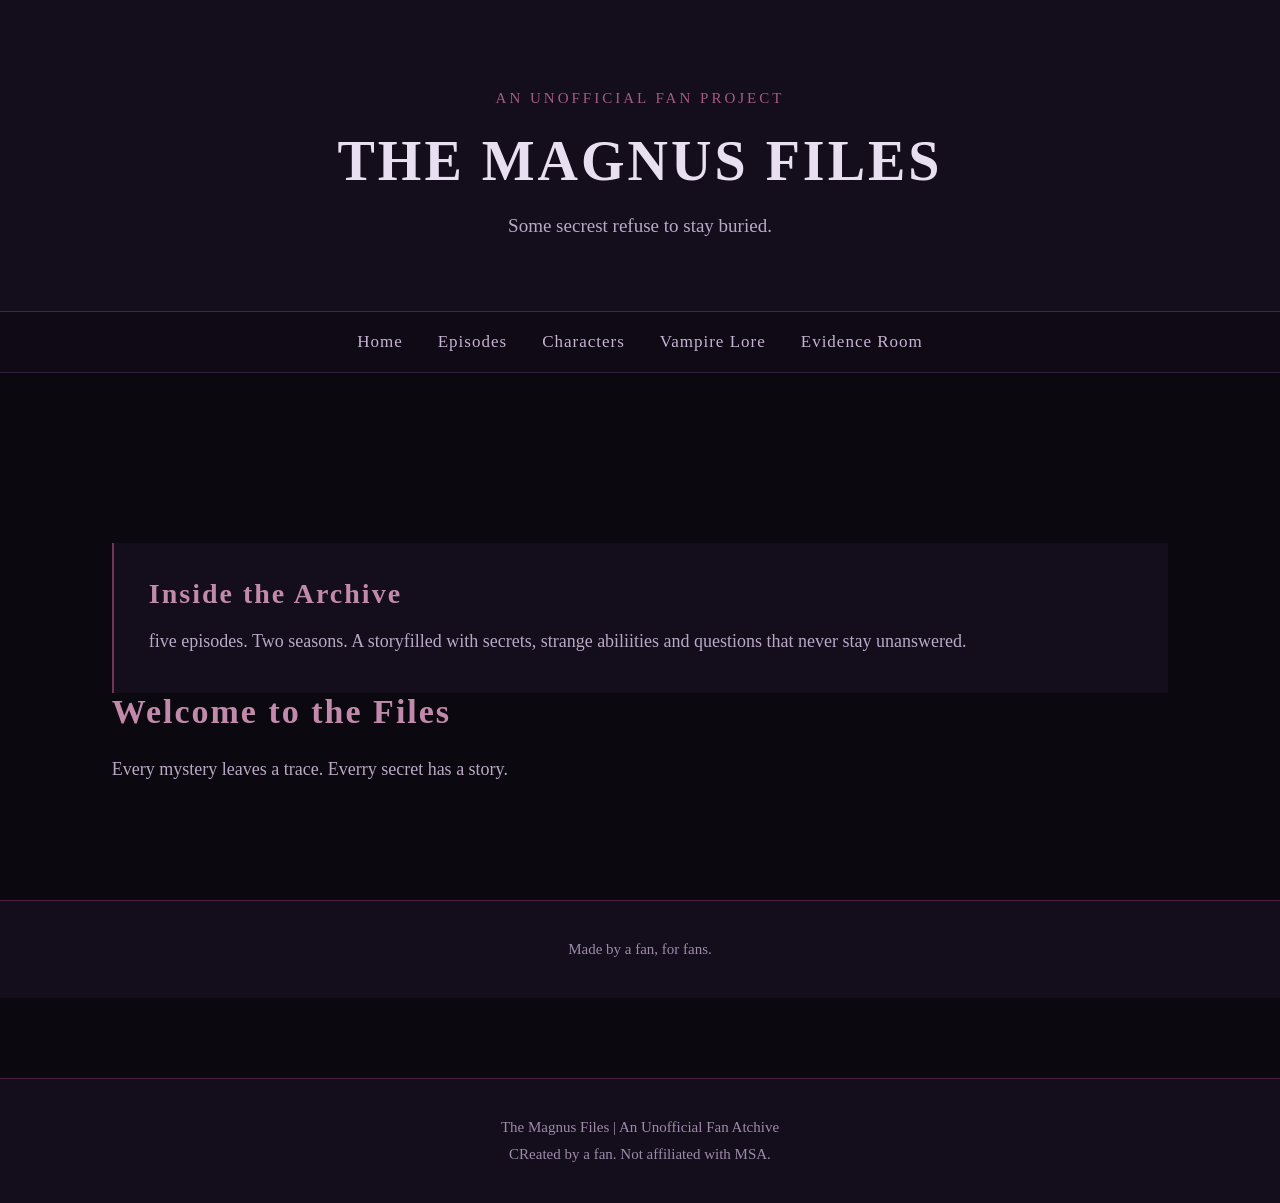
<file: index.html>
<!DOCTYPE html>
<html lang="en">
<head>
    <meta charset="UTF-8">
    <meta name="viewport" content="width=device-width, initial-scale=1.0">
    <title>The Magnus Files</title>
    <link rel="stylesheet" href="style.css">
</head>
<body>
    <header>
<p>AN UNOFFICIAL FAN PROJECT</p>
<h1>THE MAGNUS FILES</h1>
<p>Some secrest refuse to stay buried.</p>
    </header>
    <nav>
        <a href="index.html">Home</a>
        <a href="episodes.html">Episodes</a>
        <a href="characters.html">Characters</a>
        <a href="lore.html">Vampire Lore</a>
        <a href="evidence.html">Evidence Room</a>
    </nav>
    <main> 
        <section>
            <section class="archive-note">
                <h2>Inside the Archive</h2>
                <p> five episodes. Two seasons. A storyfilled with secrets, strange abiliities and questions that never stay unanswered.</p>
            </section>
            <h2>Welcome to the Files</h2>
            <p>Every mystery leaves a trace.
                Everry secret has a story.
            </p>
        </section>
    </main>
    <footer>
        <p>Made by a fan, for fans.</p>
    </footer>
    <footer>
        <p>The Magnus Files | An Unofficial Fan Atchive</p>
        <p>CReated by a fan. Not affiliated with MSA.</p>
    </footer>
</body>
</html>
</file>
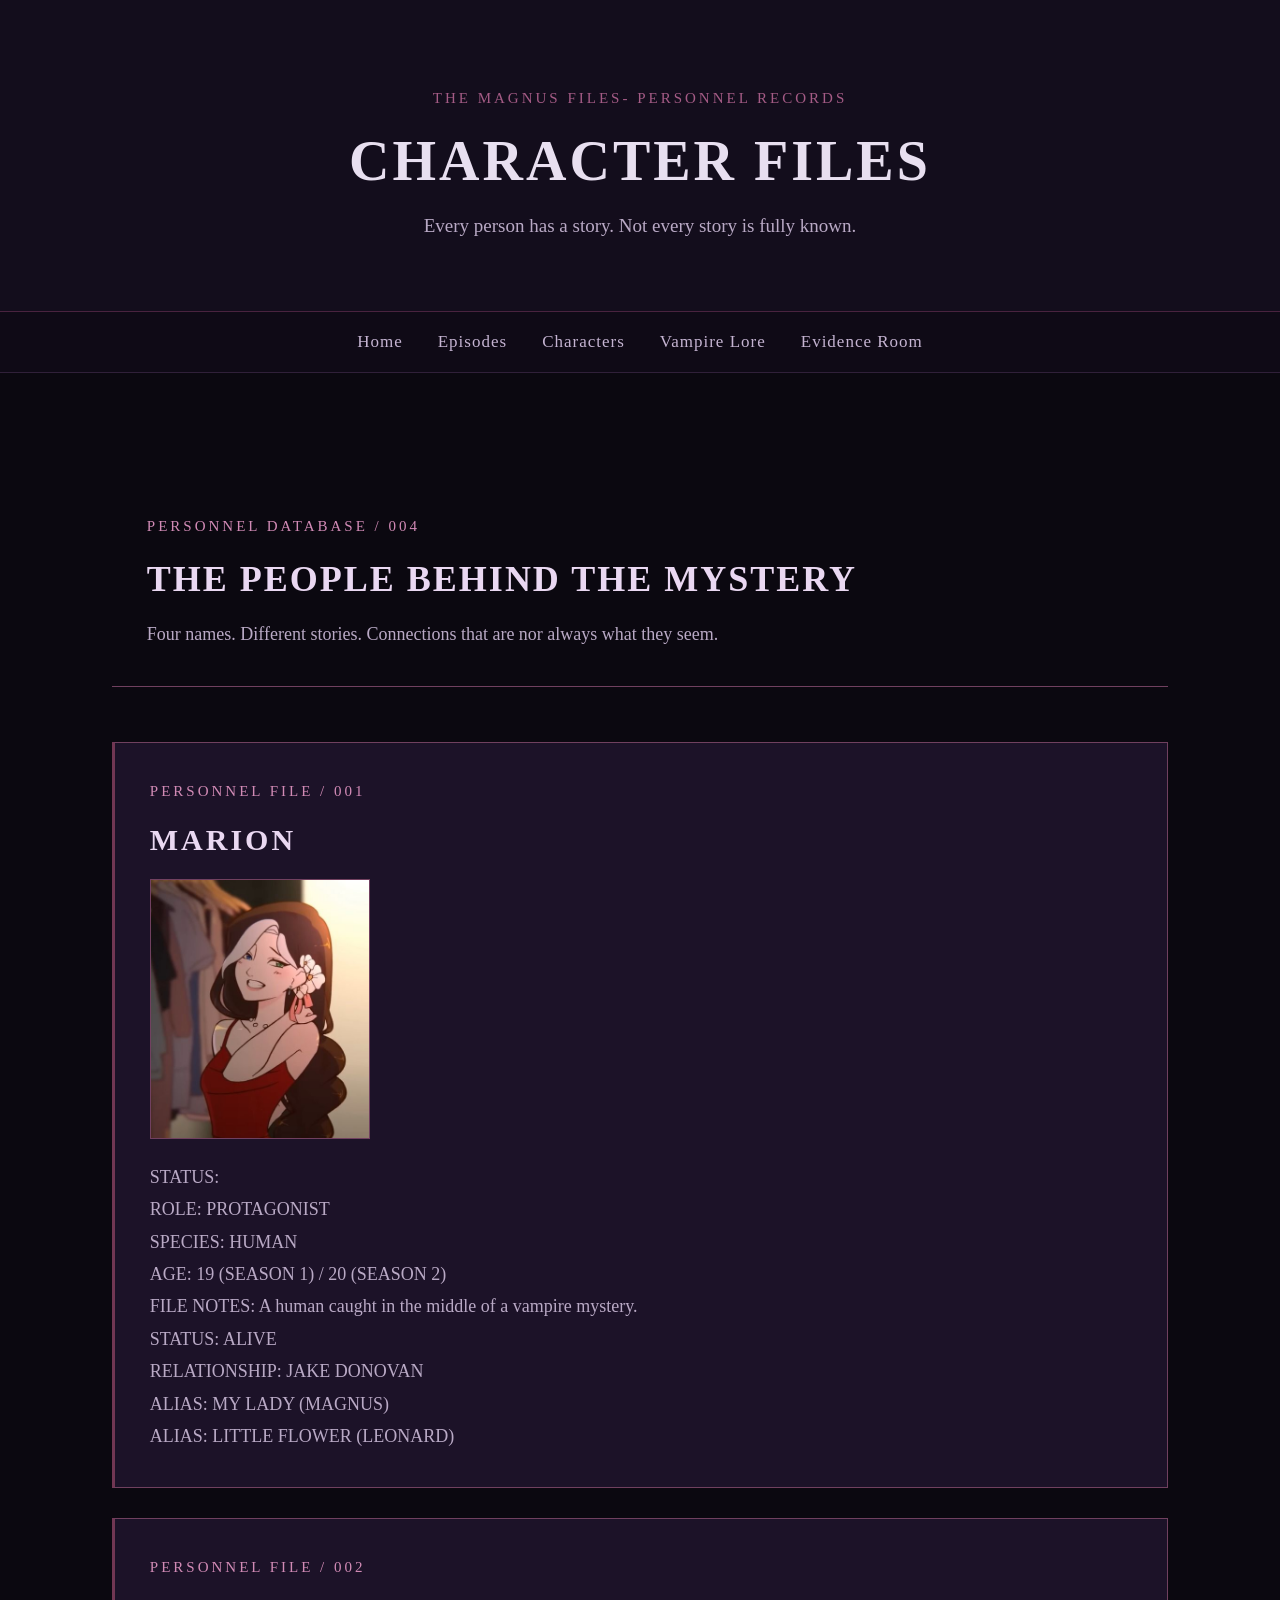
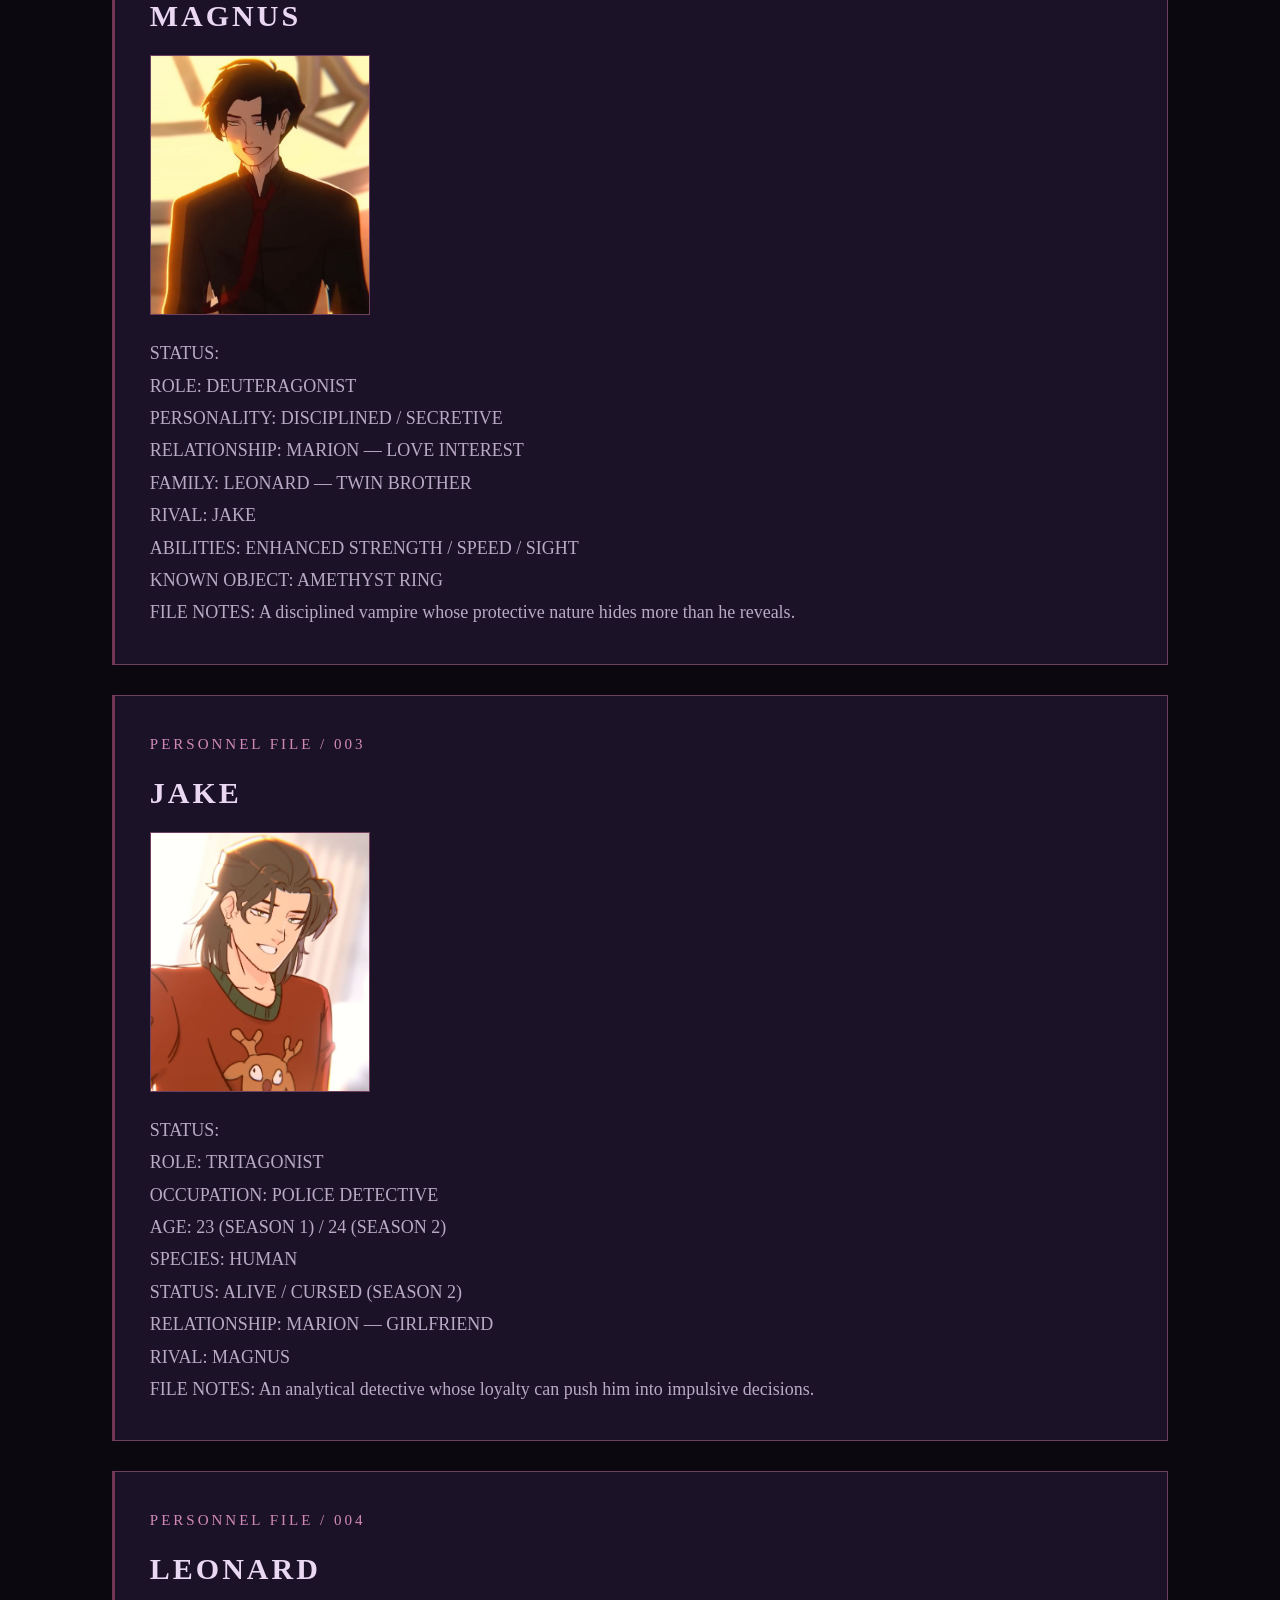
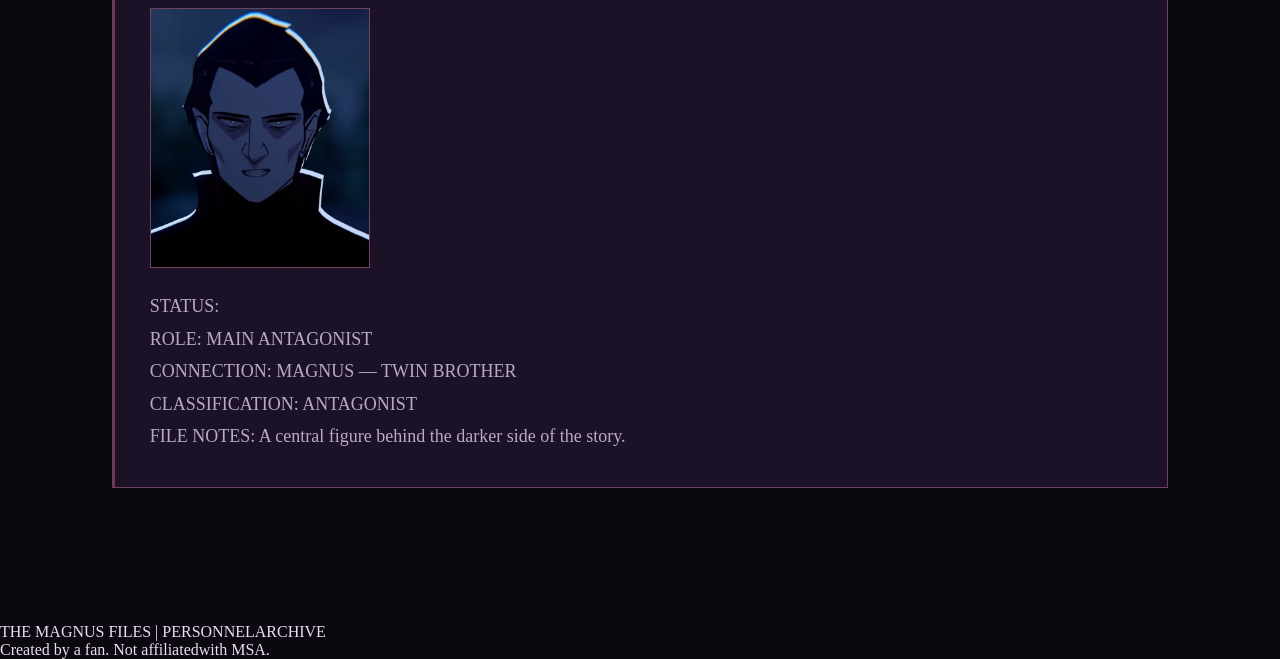
<file: characters.html>
<!DOCTYPE html>
<html lang="en">
<head>
    <meta charset="UTF-8">
    <meta name="viewport" content="width=device-width, initial-scale=1.0">
    <title>Character Files | The Magnus Files</title>
    <link rel="stylesheet" href="style.css">
</head>
<body>
    <header>
        <p>THE MAGNUS FILES- PERSONNEL RECORDS</p>
        <h1>CHARACTER FILES</h1>
        <p>Every person has a story. Not every story is fully known.</p>
    </header>
    <nav>
        <a href="index.html">Home</a>
        <a href="episodes.html">Episodes</a>
        <a href="characters.html">Characters</a>
        <a href="lore.html">Vampire Lore</a>
        <a href="evidence.html">Evidence Room</a>   
     </nav>
     <main>
        <section class="character-intro">
            <p>PERSONNEL DATABASE / 004</p>
            <h2>THE PEOPLE BEHIND THE MYSTERY</h2>
            <p>Four names. Different stories. Connections that are nor always what they seem.</p>
        </section>
        <section class="character-card">
    <p>PERSONNEL FILE / 001</p>
    <h2>MARION</h2>
    <img src="images/marion.jpg" alt="Marion" class="character-image">
    <p>STATUS: <p>ROLE: PROTAGONIST</p>
<p>SPECIES: HUMAN</p>
<p>AGE: 19 (SEASON 1) / 20 (SEASON 2)</p>
<p>FILE NOTES: A human caught in the middle of a vampire mystery.</p>
<p>STATUS: ALIVE</p>
<p>RELATIONSHIP: JAKE DONOVAN</p>
<p>ALIAS: MY LADY (MAGNUS)</p>
<p>ALIAS: LITTLE FLOWER (LEONARD)</p></p>
</section>
<section class="character-card">
    <p>PERSONNEL FILE / 002</p>
    <h2>MAGNUS</h2>
    <img src="images/magnus.jpg" alt="Magnus" class="character-image">
    <p>STATUS: <p>ROLE: DEUTERAGONIST</p>
<p>PERSONALITY: DISCIPLINED / SECRETIVE</p>
<p>RELATIONSHIP: MARION — LOVE INTEREST</p>
<p>FAMILY: LEONARD — TWIN BROTHER</p>
<p>RIVAL: JAKE</p>
<p>ABILITIES: ENHANCED STRENGTH / SPEED / SIGHT</p>
<p>KNOWN OBJECT: AMETHYST RING</p>
<p>FILE NOTES: A disciplined vampire whose protective nature hides more than he reveals.</p></p>
</section>
<section class="character-card">
    <p>PERSONNEL FILE / 003</p>
    <h2>JAKE</h2>
    <img src="images/jake.jpg" alt="Jake Donovan" class="character-image">
    <p>STATUS: <p>ROLE: TRITAGONIST</p>
<p>OCCUPATION: POLICE DETECTIVE</p>
<p>AGE: 23 (SEASON 1) / 24 (SEASON 2)</p>
<p>SPECIES: HUMAN</p>
<p>STATUS: ALIVE / CURSED (SEASON 2)</p>
<p>RELATIONSHIP: MARION — GIRLFRIEND</p>
<p>RIVAL: MAGNUS</p>
<p>FILE NOTES: An analytical detective whose loyalty can push him into impulsive decisions.</p></p>
</section>
<section class="character-card">
    <p>PERSONNEL FILE / 004</p>
    <h2>LEONARD</h2>
    <img src="images/leonard.jpg" alt="Leonard" class="character-image">
    <p>STATUS: <p>ROLE: MAIN ANTAGONIST</p>
<p>CONNECTION: MAGNUS — TWIN BROTHER</p>
<p>CLASSIFICATION: ANTAGONIST</p>
<p>FILE NOTES: A central figure behind the darker side of the story.</p></p>
</section>
     </main>
     <foooter>
        <p>THE MAGNUS FILES | PERSONNELARCHIVE</p>
        <p>Created by a fan. Not affiliatedwith MSA.</p>
     </foooter>
</body>
</html>
</file>
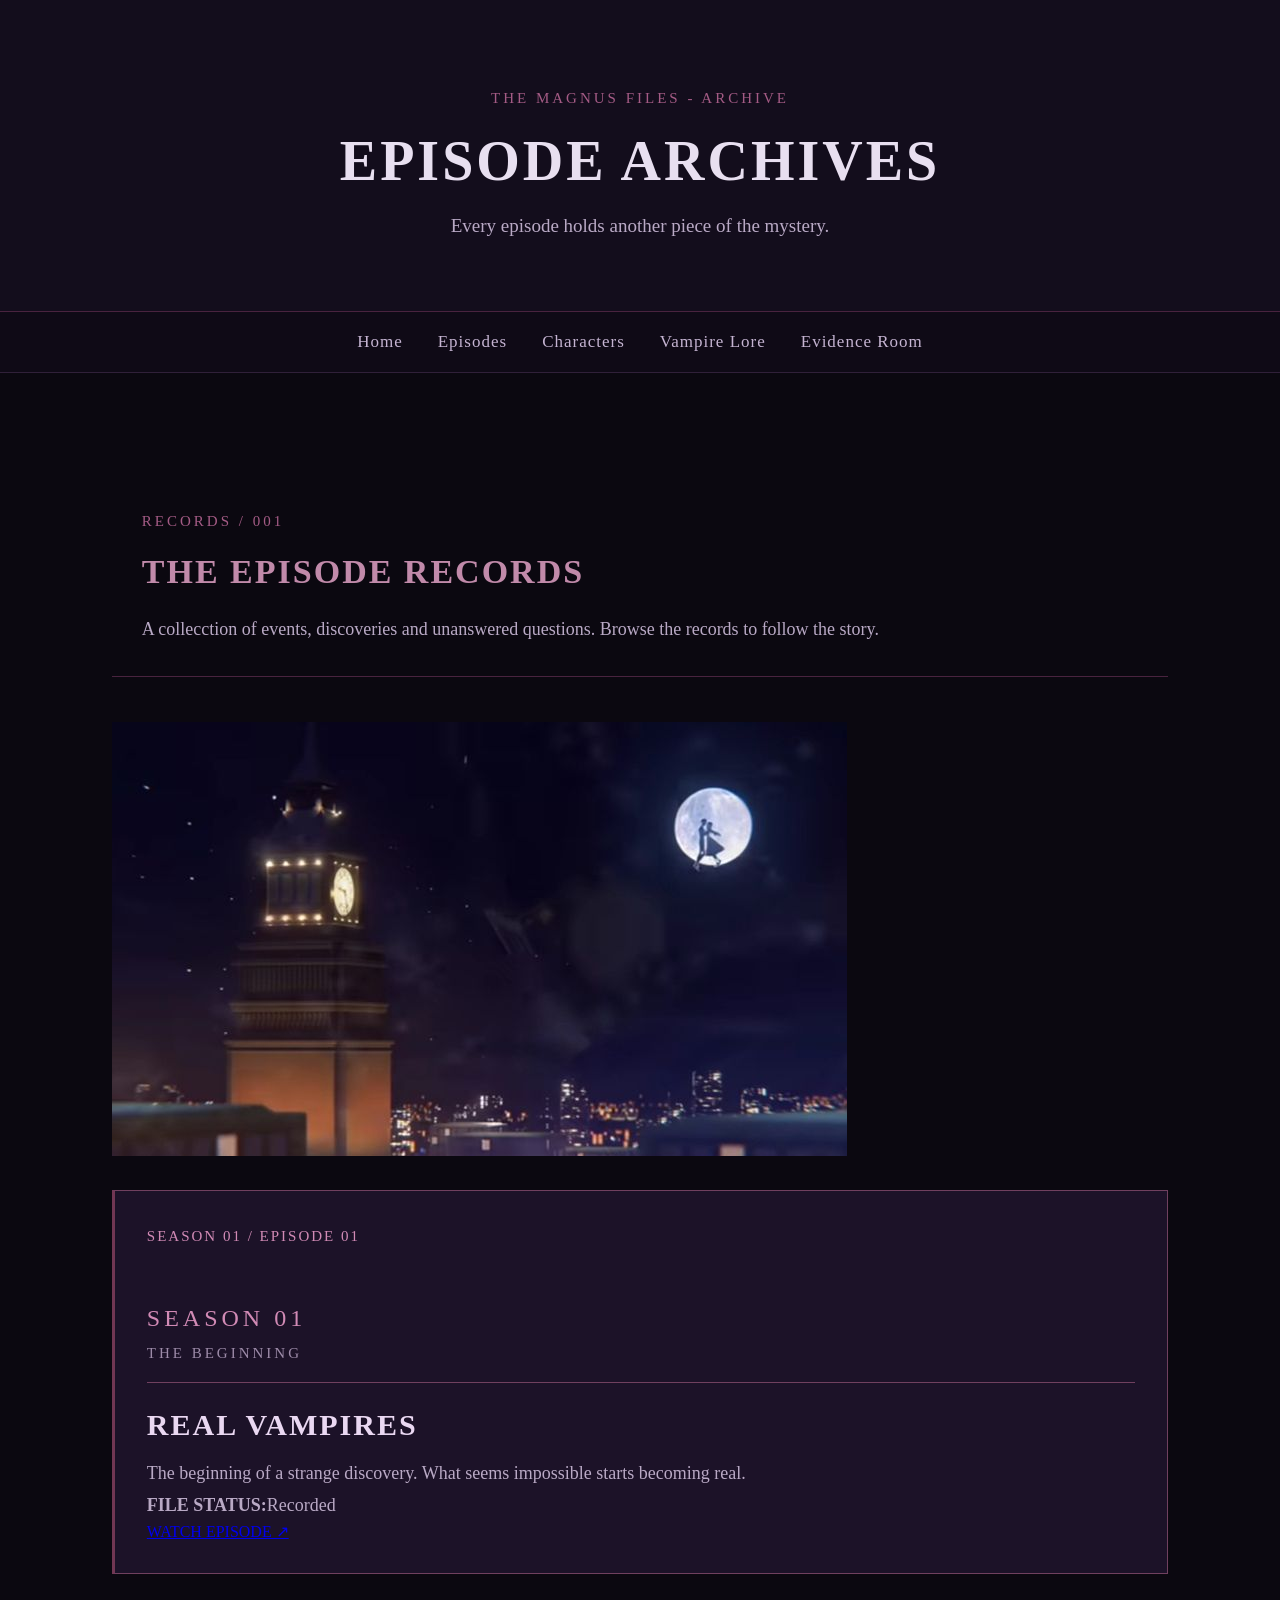
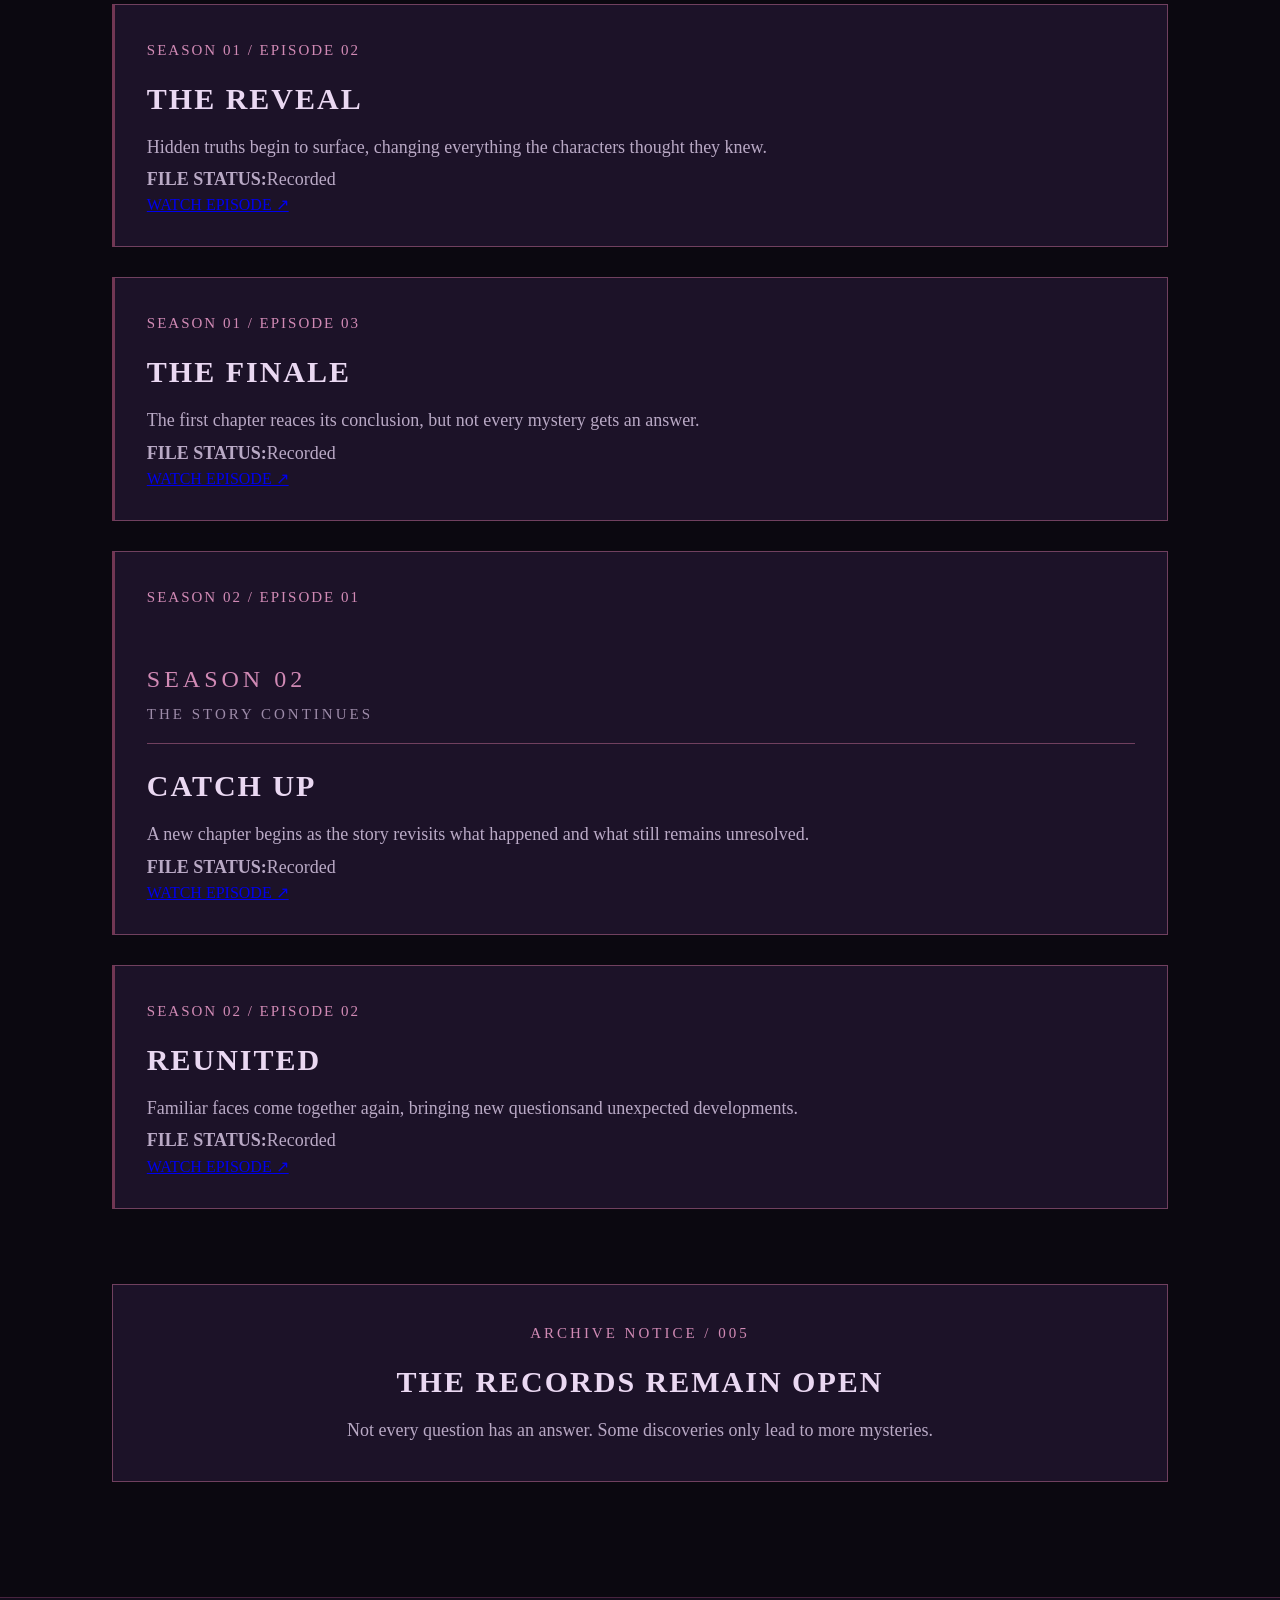
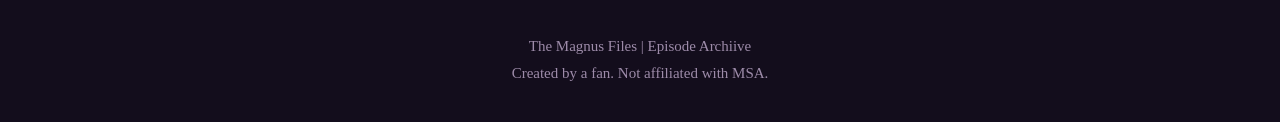
<file: episodes.html>
<!DOCTYPE html>
<html lang="en">
<head>
    <meta charset="UTF-8">
    <meta name="viewport" content="width=device-width, initial-scale=1.0">
    <title>Episode Archives | The Magnus Files</title>
    <link rel="stylesheet" href="style.css">
</head>
<body>
    <header>
        <p>THE MAGNUS FILES - ARCHIVE</p>
        <h1>EPISODE ARCHIVES</h1>
        <p>Every episode holds another piece of the mystery.</p>
    </header>
    <nav>
        <a href="index.html">Home</a>
        <a href="episodes.html">Episodes</a>
        <a href="characters.html">Characters</a>
        <a href="lore.html">Vampire Lore</a>
        <a href="evidence.html">Evidence Room</a>
    </nav>
    <main>
        <section class="episode-intro">
            <p>RECORDS / 001</p>
            <h2>THE EPISODE RECORDS</h2>
            <p> A collecction of events, discoveries and unanswered questions. Browse the records to follow the story.</p>
        </section>
<img class="episode-banner" src="images/archive-banner.jpg" alt="Gothic castle under the moonlight">        <section class="episode-card">
            <p>SEASON 01 / EPISODE 01</p>
            <div class="season-divider">
    <span>SEASON 01</span>
    <p>THE BEGINNING</p>
</div>
            <h2>REAL VAMPIRES</h2>
            <p>The beginning of a strange discovery. What seems impossible starts becoming real.</p>
            <p><strong>FILE STATUS:</strong>Recorded</p>
            <a href="https://youtu.be/3n-mizhCajY?si=Bvu8gqXybLhRqaAO"
   target="_blank" rel="noopener noreferrer">
    WATCH EPISODE ↗
</a>
        </section>
        <section class="episode-card">
            <p>SEASON 01 / EPISODE 02</p>
            <h2>THE REVEAL</h2>
            <p>Hidden truths begin to surface, changing everything the characters thought they knew.</p>
           <p><strong>FILE STATUS:</strong>Recorded</p>
           <a href="https://youtu.be/1pD2z7zrYnQ?si=2qmVw9PEYxlM0Iy8"
   target="_blank" rel="noopener noreferrer">
    WATCH EPISODE ↗
</a>
        </section>
        <section class="episode-card">
            <p>SEASON 01 / EPISODE 03</p>
            <h2>THE FINALE</h2>
            <p>The first chapter reaces its conclusion, but not every mystery gets an answer.</p>
           <p><strong>FILE STATUS:</strong>Recorded</p>
           <a href="https://youtu.be/YWVBWX9GeOg?si=F_xsH9nDsNmH-WkC"
   target="_blank" rel="noopener noreferrer">
    WATCH EPISODE ↗
</a>
        </section>
        <section class="episode-card">
            <p>SEASON 02 / EPISODE 01</p>
            <div class="season-divider">
    <span>SEASON 02</span>
    <p>THE STORY CONTINUES</p>
</div>
            <h2>CATCH UP</h2>
            <p>A new chapter begins as the story revisits what happened and what still remains unresolved.</p>
                   <p><strong>FILE STATUS:</strong>Recorded</p>
                   <a href="https://youtu.be/pAjnY0JBoSw?si=PK4_toSLv7AOOIpG"
   target="_blank" rel="noopener noreferrer">
    WATCH EPISODE ↗
</a>
        </section>
        <section class="episode-card">
            <p>SEASON 02 / EPISODE 02</p>
            <h2>REUNITED</h2>
            <p>Familiar faces come together again, bringing new questionsand unexpected developments.</p>
                    <p><strong>FILE STATUS:</strong>Recorded</p>
                    <a href="https://youtu.be/dHjthkxcnow?si=cEHPYVXHzAX_SA7Y"
   target="_blank" rel="noopener noreferrer">
    WATCH EPISODE ↗
</a>
        </section>
        <section class="archive-notice">
            <p>ARCHIVE NOTICE / 005</p>
            <h2>THE RECORDS REMAIN OPEN</h2>
            <p>Not every question has an answer. Some discoveries only lead to more mysteries.</p>
        </section>
    </main>
    <footer>
        <p>The Magnus Files | Episode Archiive</p>
        <p>Created by a fan. Not affiliated with MSA.</p>
    </footer>
</body>
</html>
</file>
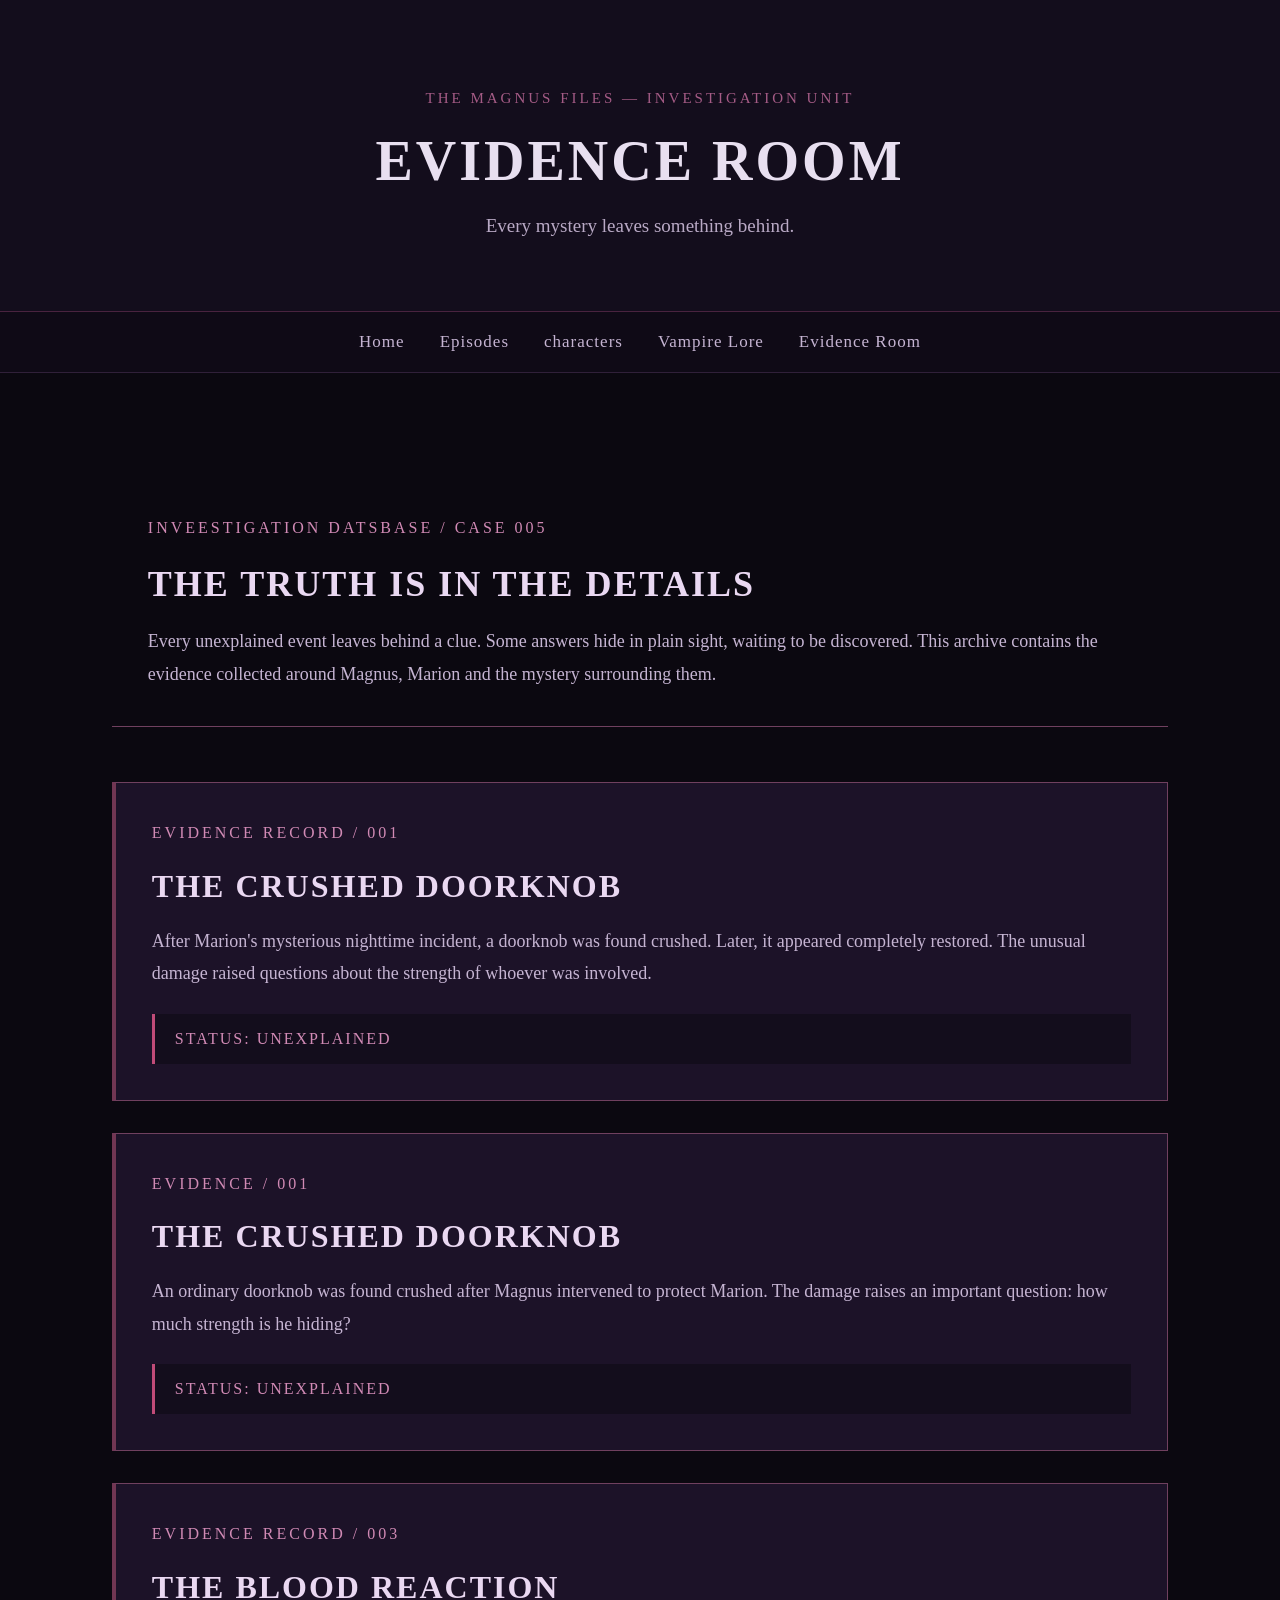
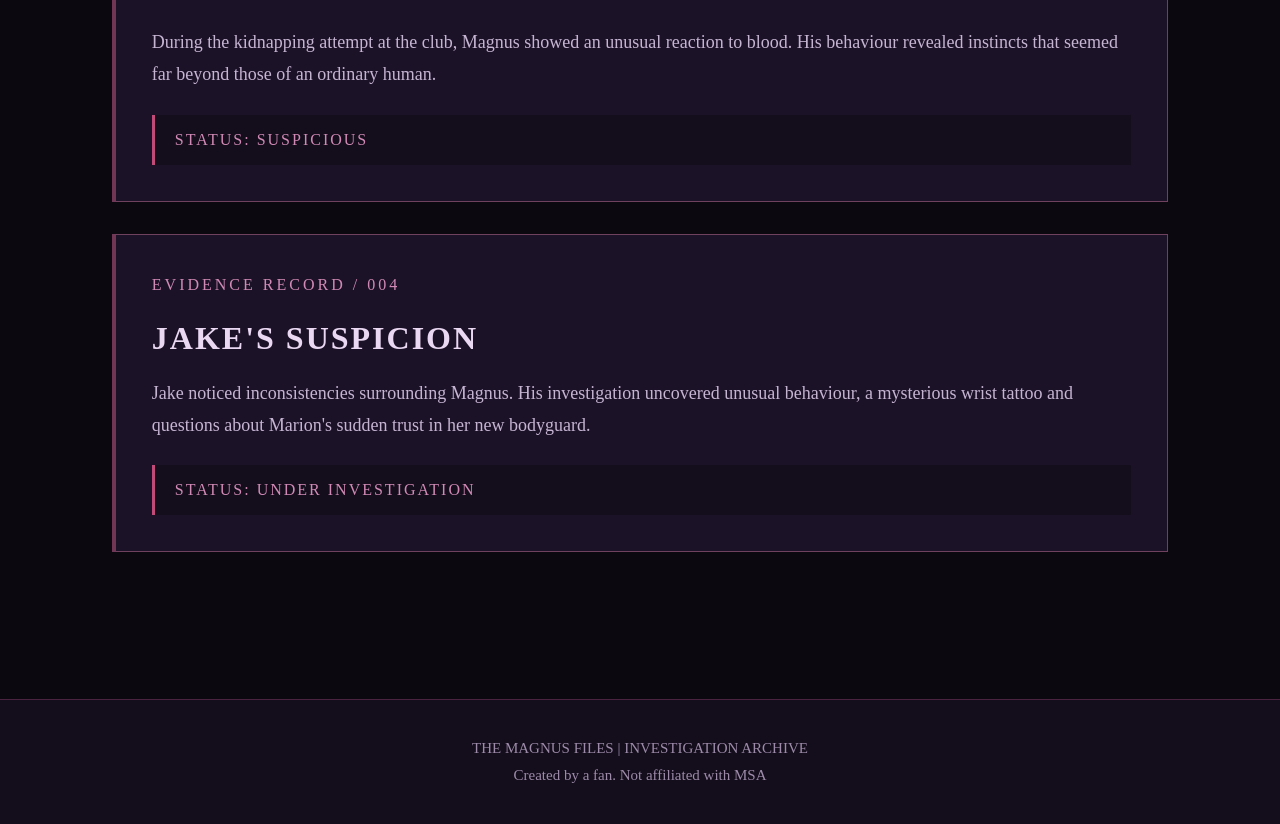
<file: evidence.html>
<!DOCTYPE html>
<html lang="en">
<head>
    <meta charset="UTF-8">
    <meta name="viewport" content="width=device-width, initial-scale=1.0">
    <title>Evidence Room | The Magnus Files</title>
    <link rel="stylesheet" href="style.css">
</head>
<body>
    <header> 
    <p>THE MAGNUS FILES — INVESTIGATION UNIT</p>
    <h1>EVIDENCE ROOM</h1>
    <p>Every mystery leaves something behind.</p>
    </header>
    <nav>
        <a href="index.html">Home</a>
        <a href="episodes.html">Episodes</a>
        <a href="characters.html">characters</a>
        <a href="lore.html">Vampire Lore</a>
        <a href="evidence.html">Evidence Room</a>
    </nav>
    <main>
        <section class="evidence-intro">
            <p>INVEESTIGATION DATSBASE / CASE 005</p>
            <h2>THE TRUTH IS IN THE DETAILS</h2>
            <p>Every unexplained event leaves behind a clue.
            Some answers hide in plain sight, waiting to be discovered.
            This archive contains the evidence collected around Magnus,
            Marion and the mystery surrounding them.</p>
        </section>
        <section class="evidence-card">
    <p>EVIDENCE RECORD / 001</p>
    <h2>THE CRUSHED DOORKNOB</h2>

    <p>
        After Marion's mysterious nighttime incident,
        a doorknob was found crushed. Later, it appeared
        completely restored. The unusual damage raised
        questions about the strength of whoever was involved.
    </p>

    <div class="evidence-status">
        STATUS: UNEXPLAINED
    </div>
</section>
<section class="evidence-card">
    <p>EVIDENCE / 001</p>
    <h2>THE CRUSHED DOORKNOB</h2>

    <p>
        An ordinary doorknob was found crushed after
        Magnus intervened to protect Marion.
        The damage raises an important question:
        how much strength is he hiding?
    </p>

    <div class="evidence-status">
        STATUS: UNEXPLAINED
    </div>
</section>
<section class="evidence-card">
    <p>EVIDENCE RECORD / 003</p>
    <h2>THE BLOOD REACTION</h2>

    <p>
        During the kidnapping attempt at the club,
        Magnus showed an unusual reaction to blood.
        His behaviour revealed instincts that seemed
        far beyond those of an ordinary human.
    </p>

    <div class="evidence-status">
        STATUS: SUSPICIOUS
    </div>
</section>
<section class="evidence-card">
    <p>EVIDENCE RECORD / 004</p>
    <h2>JAKE'S SUSPICION</h2>

    <p>
        Jake noticed inconsistencies surrounding Magnus.
        His investigation uncovered unusual behaviour,
        a mysterious wrist tattoo and questions about
        Marion's sudden trust in her new bodyguard.
    </p>

    <div class="evidence-status">
        STATUS: UNDER INVESTIGATION
    </div>
</section>
    </main>
    <footer>
        <p>THE MAGNUS FILES | INVESTIGATION ARCHIVE</p>
        <p>Created by a fan. Not affiliated with MSA</p>
    </footer>
</body>
</html>
</file>
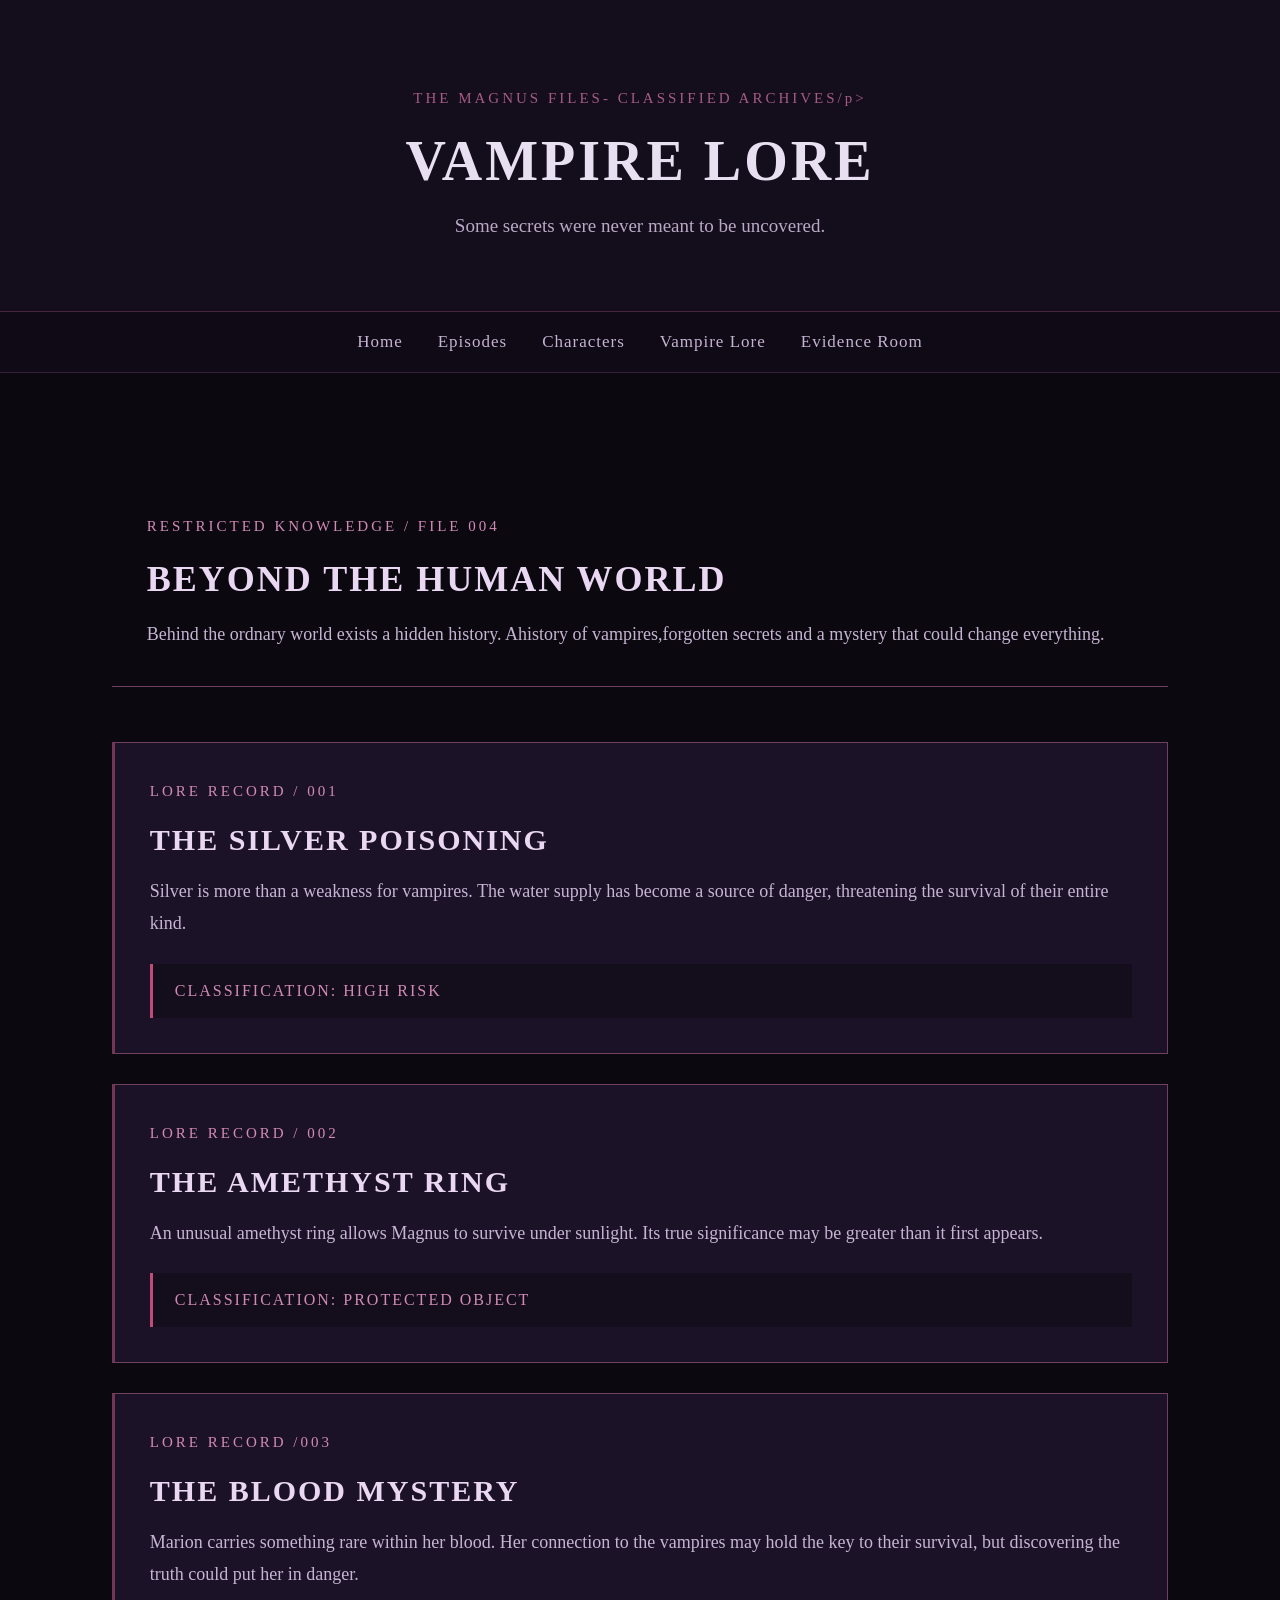
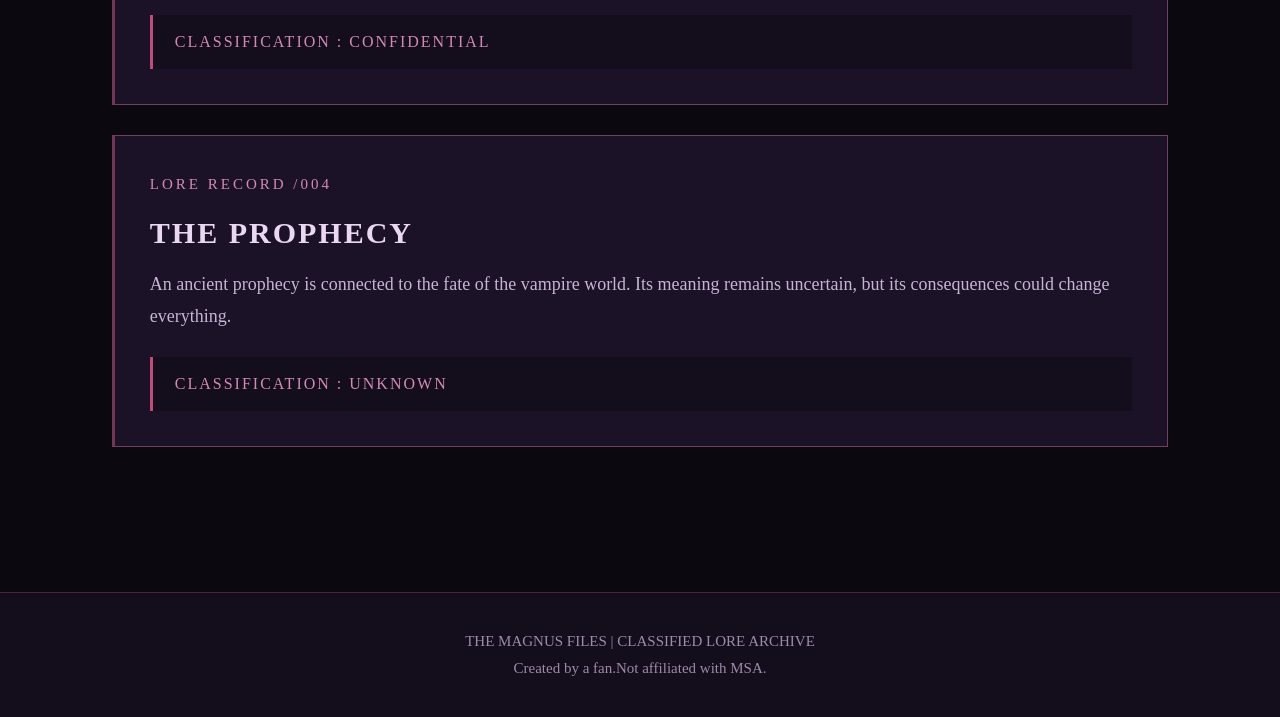
<file: lore.html>
<!DOCTYPE html>
<html lang="en">
<head>
    <meta charset="UTF-8">
    <meta name="viewport" content="width=device-width, initial-scale=1.0">
    <title>Vampire Lore | The Magnus Files</title>
    <link rel="stylesheet" href="style.css"
</head>
<body>
    <header>
        <p>THE MAGNUS FILES- CLASSIFIED ARCHIVES/p>
            <h1>VAMPIRE LORE</h1>
            <p>Some secrets were never meant to be uncovered.</p>
    </header>
    <nav>
<a href="index.html">Home</a>
<a href="episodes.html">Episodes</a>
<a href="characters.html">Characters</a>
<a href="lore.html">Vampire Lore</a>
<a href="evidence.html">Evidence Room</a>
    </nav>
    <main>
        <section class="lore-intro">
            <p>RESTRICTED KNOWLEDGE / FILE 004</p>
            <h2>BEYOND THE HUMAN WORLD</h2>
            <p>Behind the ordnary world exists a hidden history. Ahistory of vampires,forgotten secrets and a mystery that could change everything.</p>
        </section>
        <section class="lore-card">
    <p>LORE RECORD / 001</p>
    <h2>THE SILVER POISONING</h2>

    <p>
        Silver is more than a weakness for vampires.
        The water supply has become a source of danger,
        threatening the survival of their entire kind.
    </p>

    <div class="lore-note">
        CLASSIFICATION: HIGH RISK
    </div>
</section>
<section class="lore-card">
    <p>LORE RECORD / 002</p>
    <h2>THE AMETHYST RING</h2>

    <p>
        An unusual amethyst ring allows Magnus to survive
        under sunlight. Its true significance may be greater
        than it first appears.
    </p>

    <div class="lore-note">
        CLASSIFICATION: PROTECTED OBJECT
    </div>
</section>
<section class="lore-card">
    <p>LORE RECORD /003</p>
    <h2>THE BLOOD MYSTERY</h2>
    <p>Marion carries something rare within her blood.
        Her connection to the vampires may hold the key
        to their survival, but discovering the truth
        could put her in danger.</p>
        <div class="lore-note">CLASSIFICATION : CONFIDENTIAL</div>
</section>
<section class="lore-card">
    <p>LORE RECORD /004</p>
    <h2>THE PROPHECY</h2>
    <p>An ancient prophecy is connected to the fate
        of the vampire world. Its meaning remains uncertain,
        but its consequences could change everything.</p>
        <div class="lore-note">CLASSIFICATION : UNKNOWN</div>
</section>
    </main>
    <footer>
        <p>THE MAGNUS FILES | CLASSIFIED LORE ARCHIVE</p>
        <p>Created by a fan.Not affiliated with MSA.</p>
    </footer>
</body>
</html>
</file>
<file: style.css>
* {
    margin: 0;
    padding: 0;
    box-sizing: border-box;
}

body {
    background-color: #0b0810;
    color: #e8dff0;
    font-family: Georgia, serif;
}

/* Header */

header {
    text-align: center;
    padding: 90px 20px 70px;
    background-color: #130d1c;
    border-bottom: 1px solid #49233f;
}

header h1 {
    color: #e8dff0;
    font-size: 56px;
    letter-spacing: 3px;
    margin-bottom: 18px;
}

header p:first-child {
    color: #a45b85;
    font-size: 15px;
    letter-spacing: 3px;
    margin-bottom: 22px;
}

header p:last-child {
    color: #b9a9c5;
    font-size: 19px;
    line-height: 1.6;
}

/* Navigation */

nav {
    display: flex;
    justify-content: center;
    flex-wrap: wrap;
    gap: 35px;
    padding: 20px;
    background-color: #0f0a16;
    border-bottom: 1px solid #302039;
}

nav a {
    color: #c5b4d2;
    text-decoration: none;
    font-size: 17px;
    letter-spacing: 1px;
    transition: color 0.3s ease;
}

nav a:hover {
    color: #d18ab5;
}

/* Main Layout */

main {
    width: 88%;
    max-width: 1400px;
    margin: 70px auto;
    padding: 35px;
}

main h2 {
    color: #c18aaa;
    font-size: 34px;
    margin-bottom: 22px;
    letter-spacing: 2px;
}

main p {
    color: #b9a9c5;
    font-size: 18px;
    line-height: 1.8;
}

/* Archive Note */

.archive-note {
    margin-top: 65px;
    padding: 35px;
    border-left: 2px solid #713653;
    background-color: #130d1c;
}

.archive-note h2 {
    font-size: 28px;
    margin-bottom: 15px;
}

/* Footer */

footer {
    text-align: center;
    padding: 35px 15px;
    margin-top: 80px;
    background-color: #130d1c;
    border-top: 1px solid #49233f;
}

footer p {
    color: #9d8ba9;
    font-size: 15px;
    line-height: 1.8;
}

/* Episode Archives */

.episode-intro {
    margin-bottom: 45px;
    padding: 30px;
    border-bottom: 1px solid #49233f;
}

.episode-intro > p:first-child {
    color: #a45b85;
    font-size: 15px;
    letter-spacing: 3px;
    margin-bottom: 18px;
}

.episode-card {
    margin: 30px 0;
    padding: 32px;
    background-color: #1c1228;
    border: 1px solid #70405f;
    border-left: 3px solid #713653;
    transition: 0.3s ease;
}

.episode-card > p:first-child {
    color: #d18ab5;
    font-size: 15px;
    letter-spacing: 2px;
    margin-bottom: 18px;
}

.episode-card h2 {
    color: #ead8f2;
    font-size: 30px;
    margin-bottom: 15px;
}

.episode-card:hover {
    border-color: #c16b9b;
    background-color: #24152f;
    transform: translateY(-4px);
}

.archive-banner {
    width: 100%;
    height: 320px;
    object-fit: cover;
    display: block;
    margin: 30px 0 45px;
    border: 1px solid #70405f;
}

.season-divider {
    margin: 55px 0 25px;
    padding-bottom: 15px;
    border-bottom: 1px solid #70405f;
}

.season-divider span {
    color: #d18ab5;
    font-size: 24px;
    letter-spacing: 4px;
}

.season-divider p {
    color: #9d8ba9;
    font-size: 15px;
    letter-spacing: 3px;
    margin-top: 8px;
}

.archive-notice {
    margin-top: 75px;
    padding: 35px;
    text-align: center;
    background-color: #1c1228;
    border: 1px solid #70405f;
}

.archive-notice > p:first-child {
    color: #d18ab5;
    font-size: 15px;
    letter-spacing: 3px;
    margin-bottom: 18px;
}

.archive-notice h2 {
    color: #ead8f2;
    font-size: 30px;
    margin-bottom: 15px;
}

.archive-notice p:last-child {
    color: #b9a9c5;
    font-size: 18px;
    line-height: 1.8;
}

/* Character Files */

.character-intro {
    margin-bottom: 55px;
    padding: 35px;
    border-bottom: 1px solid #70405f;
}

.character-intro > p:first-child {
    color: #d18ab5;
    font-size: 15px;
    letter-spacing: 3px;
    margin-bottom: 18px;
}

.character-intro h2 {
    color: #ead8f2;
    font-size: 36px;
    margin-bottom: 18px;
}

.character-card {
    margin: 30px 0;
    padding: 35px;
    background-color: #1c1228;
    border: 1px solid #70405f;
    border-left: 3px solid #713653;
    transition: border-color 0.3s ease, background-color 0.3s ease;
}

.character-card > p:first-child {
    color: #d18ab5;
    font-size: 15px;
    letter-spacing: 3px;
    margin-bottom: 18px;
}

.character-card h2 {
    color: #ead8f2;
    font-size: 30px;
    letter-spacing: 3px;
    margin-bottom: 15px;
}

.character-card p:last-child {
    color: #9d8ba9;
    font-size: 15px;
    letter-spacing: 2px;
}

.character-card:hover {
    border-color: #c04b78;
    background-color: #24152f;
}

.file-notes {
    margin-top: 25px;
    padding: 22px;
    background-color: #130d1c;
    border-left: 2px solid #c04b78;
    color: #c5b4d2;
    font-size: 18px;
    line-height: 1.8;
}

.character-image {
    width: 220px;
    height: 260px;
    object-fit: cover;
    display: block;
    margin: 22px 0;
    border: 1px solid #70405f;
    transition: transform 0.3s ease;
}

.character-image:hover {
    transform: scale(1.04);
}

/* Vampire Lore */

.lore-intro {
    margin-bottom: 55px;
    padding: 35px;
    border-bottom: 1px solid #70405f;
}

.lore-intro > p:first-child {
    color: #d18ab5;
    font-size: 15px;
    letter-spacing: 3px;
    margin-bottom: 18px;
}

.lore-intro h2 {
    color: #ead8f2;
    font-size: 36px;
    margin-bottom: 18px;
}

.lore-intro p:last-child {
    color: #c5b4d2;
    font-size: 18px;
    line-height: 1.8;
}

.lore-card {
    margin: 30px 0;
    padding: 35px;
    background-color: #1c1228;
    border: 1px solid #70405f;
    border-left: 3px solid #713653;
    transition: border-color 0.3s ease, background-color 0.3s ease;
}

.lore-card > p:first-child {
    color: #d18ab5;
    font-size: 15px;
    letter-spacing: 3px;
    margin-bottom: 18px;
}

.lore-card h2 {
    color: #ead8f2;
    font-size: 30px;
    margin-bottom: 18px;
    letter-spacing: 2px;
}

.lore-card p {
    color: #c5b4d2;
    font-size: 18px;
    line-height: 1.8;
}

.lore-card:hover {
    border-color: #c04b78;
    background-color: #24152f;
}

.lore-note {
    margin-top: 24px;
    padding: 18px 22px;
    background-color: #130d1c;
    border-left: 3px solid #c04b78;
    color: #d18ab5;
    font-size: 16px;
    letter-spacing: 2px;
}

/* Evidence Room */

.evidence-intro {
    margin-bottom: 55px;
    padding: 36px;
    border-bottom: 1px solid #70405f;
}

.evidence-intro > p:first-child {
    color: #d18ab5;
    font-size: 16px;
    letter-spacing: 3px;
    margin-bottom: 20px;
}

.evidence-intro h2 {
    color: #ead8f2;
    font-size: 36px;
    margin-bottom: 20px;
}

.evidence-intro p:last-child {
    color: #c5b4d2;
    font-size: 18px;
    line-height: 1.8;
}

.evidence-card {
    margin: 32px 0;
    padding: 36px;
    background-color: #1c1228;
    border: 1px solid #70405f;
    border-left: 4px solid #713653;
    transition: border-color 0.3s ease, background-color 0.3s ease;
}

.evidence-card > p:first-child {
    color: #d18ab5;
    font-size: 16px;
    letter-spacing: 3px;
    margin-bottom: 20px;
}

.evidence-card h2 {
    color: #ead8f2;
    font-size: 32px;
    letter-spacing: 2px;
    margin-bottom: 20px;
}

.evidence-card p {
    color: #c5b4d2;
    font-size: 18px;
    line-height: 1.8;
}

.evidence-card:hover {
    border-color: #c04b78;
    background-color: #24152f;
}

.evidence-status {
    margin-top: 24px;
    padding: 16px 20px;
    background-color: #130d1c;
    border-left: 3px solid #c04b78;
    color: #d18ab5;
    font-size: 16px;
    letter-spacing: 2px;
}

/* Mobile Layout */

@media screen and (max-width: 768px) {
    header {
        padding: 65px 18px 50px;
    }

    header h1 {
        font-size: 40px;
    }

    header p:last-child {
        font-size: 17px;
    }

    nav {
        gap: 18px;
        padding: 18px 12px;
    }

    nav a {
        font-size: 15px;
    }

    main {
        width: 94%;
        margin: 40px auto;
        padding: 15px;
    }

    main h2 {
        font-size: 28px;
    }

    main p {
        font-size: 17px;
    }

    .episode-card,
    .character-card,
    .lore-card,
    .evidence-card {
        padding: 24px;
    }

    .character-intro,
    .lore-intro,
    .evidence-intro {
        padding: 24px;
    }

    .character-intro h2,
    .lore-intro h2,
    .evidence-intro h2 {
        font-size: 30px;
    }

    .character-image {
        max-width: 100%;
        height: auto;
    }

    .archive-banner {
        height: 220px;
    }
}

@media screen and (max-width: 480px) {
    header h1 {
        font-size: 32px;
        letter-spacing: 2px;
    }

    nav {
        gap: 14px;
    }

    nav a {
        font-size: 14px;
    }

    main {
        width: 96%;
        padding: 10px;
    }

    .episode-card,
    .character-card,
    .lore-card,
    .evidence-card {
        padding: 20px;
    }

    .evidence-card h2,
    .lore-card h2,
    .character-card h2 {
        font-size: 25px;
    }
}
</file>
